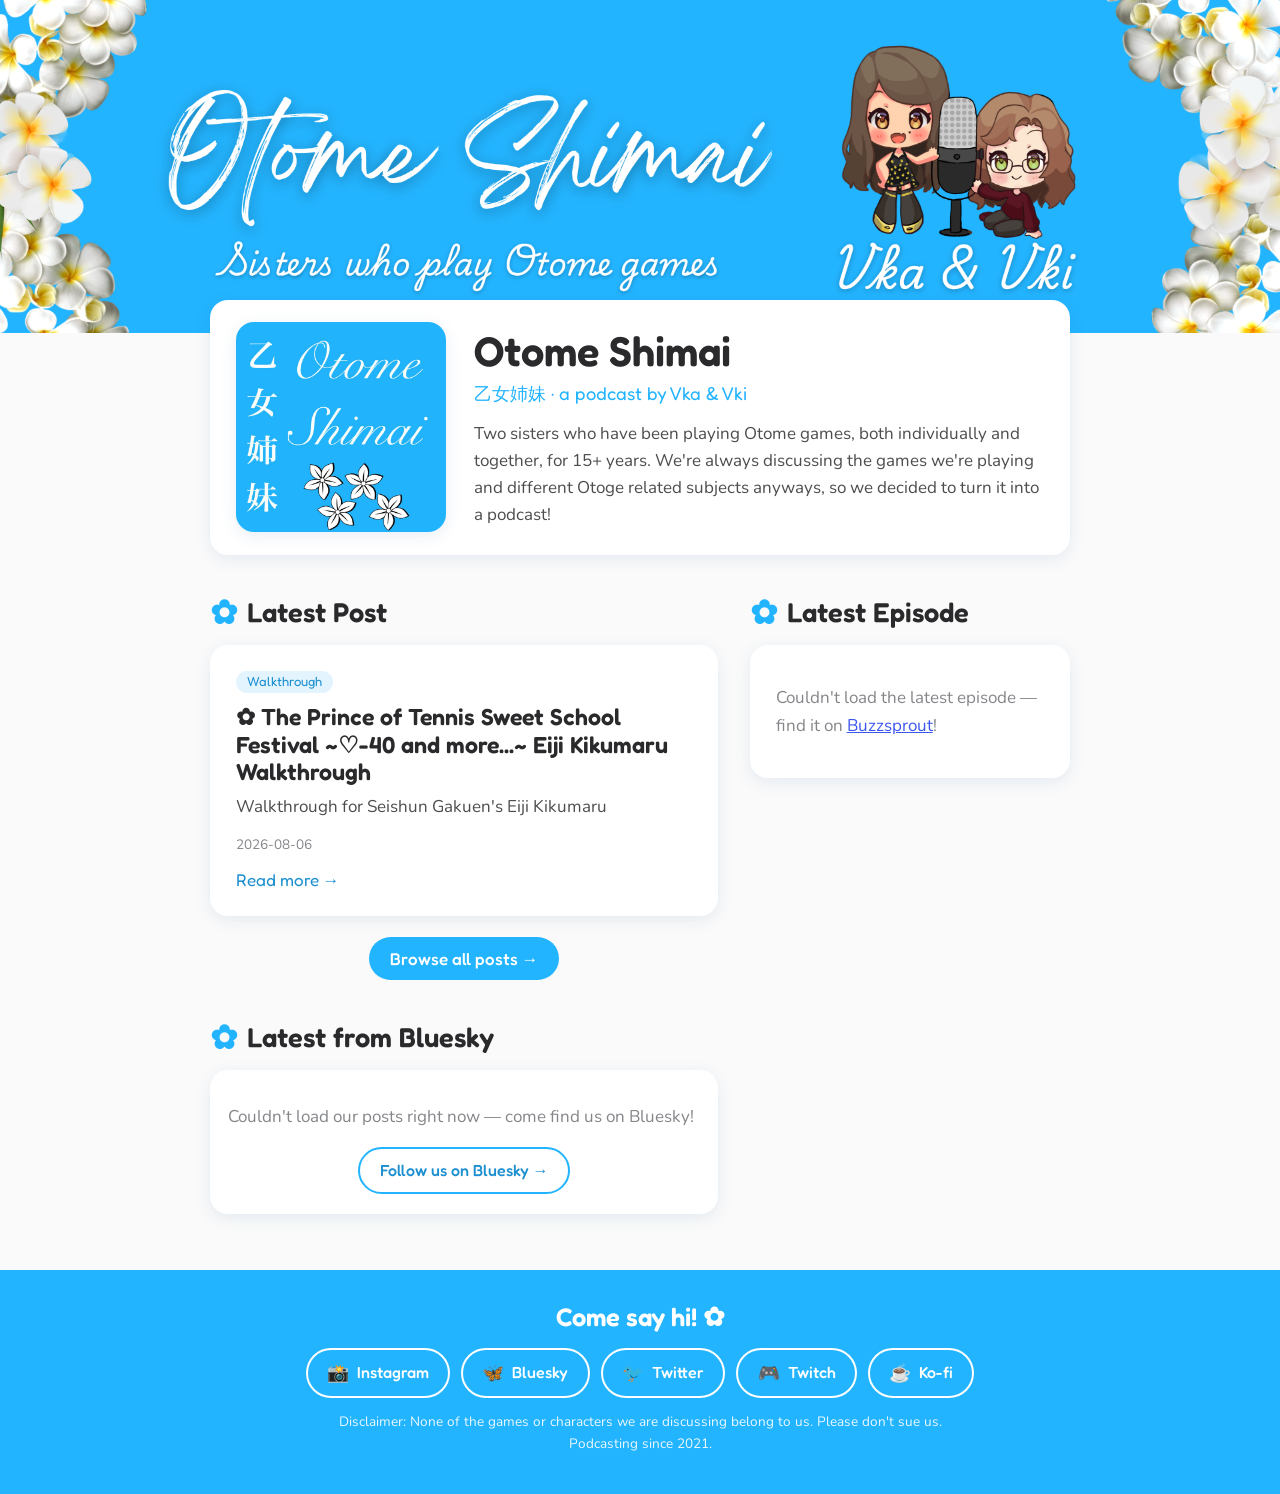
<file: index.html>
<!DOCTYPE html>
<html lang="en">
<head>
<meta charset="utf-8">
<meta name="viewport" content="width=device-width, initial-scale=1">
<title>Otome Shimai — Sisters Who Play Otome Games</title>
<meta name="description" content="Otome Shimai is a podcast by two sisters, Vka &amp; Vki, who have been playing otome games together for 15+ years. Episodes, game walkthroughs, and more.">
<link rel="icon" href="assets/icons/favicon.png">
<link rel="apple-touch-icon" href="assets/icons/icon-180.png">
<link rel="manifest" href="manifest.webmanifest">
<meta name="theme-color" content="#23b4ff">
<link rel="preconnect" href="https://fonts.googleapis.com">
<link rel="preconnect" href="https://fonts.gstatic.com" crossorigin>
<link href="https://fonts.googleapis.com/css2?family=Fredoka:wght@400;500;600&family=Nunito:ital,wght@0,400;0,600;0,700;1,400&display=swap" rel="stylesheet">
<link rel="stylesheet" href="shared.css">
<style>
  /* hero: the banner on its exact background blue (#23b4ff = --sky), so it blends
     edge-to-edge and the gutters beside the 1500px-capped image are invisible.
     There is no blue strip under it — the intro card cuts into the artwork itself,
     by the same 10% of the banner's height at every width.

     Keeping that constant takes some care, because the flowers run right down to the
     banner's bottom corners: only the middle of its bottom edge is clear of them —
     native x 193–1727, i.e. 79.9% of 1920. So the intro card is capped at 77% of the
     banner's width and centred, which keeps its top corners ~28px (native) clear of
     the flowers at any viewport, instead of the card having to drop away from the art.
     Above ~1117px the .wrap's own 860px is already inside that cap and nothing is
     inset; below it the card is narrower than the cards beneath it (289px vs 335px at
     375px wide).

     If the banner art changes, retune 3.84 (its aspect), 0.77 (the clear fraction of
     its bottom edge, with margin) and 0.1 (its clear bottom band, measured 12.6%). */
  :root {
    --banner-w: min(100vw, 1500px);
    --overlap: calc(var(--banner-w) / 3.84 * 0.1);
  }
  .hero {
    background: var(--sky);
    text-align: center;
  }
  .hero img.banner {
    display: block;
    width: 100%;
    max-width: 1500px;
    margin: 0 auto;
  }

  /* intro card cut into the bottom of the banner, held inside the clear middle of the
     banner's bottom edge so its top corners never land on the flowers */
  .intro {
    display: flex;
    gap: 1.8rem;
    align-items: center;
    max-width: calc(var(--banner-w) * 0.77);
    margin: calc(-1 * var(--overlap)) auto 0;
    position: relative;
  }
  .intro .cover {
    width: 210px;
    height: 210px;
    border-radius: var(--radius);
    box-shadow: var(--shadow);
    flex-shrink: 0;
  }
  .intro h1 {
    font-size: 2.6rem;
    margin: 0 0 0.2rem;
  }
  .intro .kanji {
    font-family: var(--font-display);
    color: var(--sky);
    font-size: 1.15rem;
    margin: 0 0 0.7rem;
  }
  .intro p.about { margin: 0; }

  @media (max-width: 640px) {
    /* --overlap needs no override: it already tracks the image height */
    .intro { flex-direction: column; text-align: center; }
    .intro .cover { width: 170px; height: 170px; }
    .intro h1 { font-size: 2rem; }
  }

  /* two columns: posts + social stacked on the left, episode player on the right.
     The left column is one grid item so it packs to the top — if the sidebar spanned
     two rows instead, its extra height would be pushed into the left column as a gap. */
  .columns {
    display: grid;
    grid-template-columns: minmax(0, 1fr) 320px;
    align-items: start;
    column-gap: 2rem;
  }
  /* placed explicitly rather than left to source order: the episode is first in
     the markup (so it leads in one column) but belongs on the right when there
     are two */
  .main-col { min-width: 0; grid-area: 1 / 1; }
  #sidebar { grid-area: 1 / 2; position: sticky; top: 1rem; }
  @media (max-width: 860px) {
    .columns { grid-template-columns: minmax(0, 1fr); }
    /* back to source order: episode, then post, then social */
    .main-col, #sidebar { grid-area: auto; }
    #sidebar { position: static; }
  }

  /* featured latest post */
  .featured-post { display: block; text-decoration: none; color: inherit; transition: transform 0.15s; }
  .featured-post:hover { transform: translateY(-3px); }
  .featured-post .type {
    display: inline-block;
    padding: 0.05rem 0.7rem;
    border-radius: 999px;
    background: var(--sky-soft);
    color: var(--sky-text);
    font-family: var(--font-display);
    font-size: 0.82rem;
    margin-bottom: 0.6rem;
    text-transform: capitalize;
  }
  .featured-post h3 { margin: 0 0 0.4rem; font-size: 1.45rem; }
  .featured-post p { margin: 0 0 0.6rem; }
  .featured-post .meta { font-size: 0.85rem; color: var(--muted); }
  .featured-post .tag { display: block; margin-top: 0.6rem; font-family: var(--font-display); color: var(--sky-text); }
  .more { text-align: center; margin-top: 1.3rem; }

  /* latest-episode card: art + title, transport, notes, links, listen-on */
  .ep-head { display: flex; gap: 0.9rem; align-items: center; margin-bottom: 1rem; }
  .ep-head img {
    width: 76px;
    height: 76px;
    flex: none;
    border-radius: 12px;
    box-shadow: var(--shadow);
  }
  .ep-num { font-family: var(--font-display); color: var(--sky-text); font-size: 0.85rem; }
  .ep-head h3 { margin: 0.1rem 0 0.15rem; font-size: 1.05rem; }
  .ep-head h3 a { color: inherit; text-decoration: none; }
  .ep-head h3 a:hover { color: var(--deep); }
  .ep-meta { font-size: 0.85rem; color: var(--muted); }
  .ep-notes {
    font-size: 0.88rem;
    color: var(--muted);
    border-top: 1px solid #ececee;
    padding-top: 0.8rem;
    margin: 0.9rem 0 1rem;
  }
  #episode-box audio { display: none; }
  #episode-box .btn { display: block; text-align: center; margin-bottom: 0.5rem; }
  #episode-box .archive { display: flex; justify-content: center; }
  .also { border-top: 1px solid #ececee; margin-top: 1rem; padding-top: 0.9rem; }
  .also .lbl { font-size: 0.8rem; color: var(--muted); text-align: center; margin-bottom: 0.5rem; }
  .also .pill-row { justify-content: center; gap: 0.4rem; }
  .also .pill { padding: 0.25rem 0.75rem; font-size: 0.85rem; }

  /* social feed */
  .feed-card { padding: 1rem 1.1rem; }
  .feed-foot { text-align: center; margin: 0.9rem 0 0.2rem; }
  /* clamped, not display:none — the probe iframe must keep layout so the
     timeline document inside it can lay itself out and report a real height */
  #x-embed { height: 0; overflow: hidden; }
  #x-embed.ready { height: auto; overflow: visible; }

  /* socials in footer */
  .social-row {
    display: flex;
    flex-wrap: wrap;
    gap: 0.7rem;
    justify-content: center;
    margin-top: 1rem;
  }
  .social-row .pill {
    border-color: #fff;
    background: transparent;
    color: #fff;
  }
  .social-row .pill:hover { background: #fff; color: var(--sky-text); }
</style>
</head>
<body>

<header class="hero">
  <img class="banner" src="assets/header.png" alt="Vka &amp; Vki — Sisters Who Play Otome Games">
</header>

<main class="wrap">

  <section class="intro card">
    <img class="cover" src="assets/cover.jpg" alt="Otome Shimai podcast artwork">
    <div>
      <h1>Otome Shimai</h1>
      <p class="kanji">乙女姉妹 · a podcast by Vka &amp; Vki</p>
      <p class="about">Two sisters who have been playing Otome games, both individually and
        together, for 15+ years. We're always discussing the games we're playing and different
        Otoge related subjects anyways, so we decided to turn it into a podcast!</p>
    </div>
  </section>

  <div class="columns">

    <!-- the episode comes first in the source so it leads on a phone; on a wide
         screen it is placed into the right-hand column instead -->
    <aside id="sidebar">
      <section id="latest-episode">
        <h2 class="section-title">Latest Episode</h2>
        <div id="episode-box" class="card"><p class="muted">Loading…</p></div>
      </section>
    </aside>

    <div class="main-col">

      <section id="latest-post">
        <h2 class="section-title">Latest Post</h2>
        <div id="featured-post" class="card"><p class="muted">Loading…</p></div>
        <p class="more"><a class="btn" href="blog/">Browse all posts →</a></p>
      </section>

      <section id="social">
        <h2 class="section-title" id="social-title">Latest from Bluesky</h2>
        <div class="card feed-card">
          <!-- X gets to try rendering here; the box stays collapsed until we can
               see that it actually worked, so nobody waits on a feed that won't come -->
          <div id="x-embed"></div>
          <div id="feed-box"><p class="muted">Loading…</p></div>
        </div>
      </section>

    </div>

  </div>

</main>

<footer class="site-footer">
  <h2 style="color:#fff; margin:0;">Come say hi! ✿</h2>
  <div class="social-row">
    <a class="pill" href="https://www.instagram.com/otomeshimai/" target="_blank" rel="noopener"><span class="emoji">📸</span>Instagram</a>
    <a class="pill" href="https://bsky.app/profile/otomeshimai.bsky.social" target="_blank" rel="noopener"><span class="emoji">🦋</span>Bluesky</a>
    <a class="pill" href="https://twitter.com/OtomeShimai" target="_blank" rel="noopener"><span class="emoji">🐦</span>Twitter</a>
    <a class="pill" href="https://www.twitch.tv/otomeshimai" target="_blank" rel="noopener"><span class="emoji">🎮</span>Twitch</a>
    <a class="pill" href="https://ko-fi.com/OtomeShimai" target="_blank" rel="noopener"><span class="emoji">☕</span>Ko-fi</a>
  </div>
  <p class="disclaimer">Disclaimer: None of the games or characters we are discussing belong to us.
    Please don't sue us. Podcasting since 2021.</p>
</footer>

<script>
// feeds.buzzsprout.com 301s here; going direct saves the redirect hop
const FEED_URL = "https://rss.buzzsprout.com/1752627.rss";
const SHOW_URL = "https://otomeshimai.buzzsprout.com/";
const BSKY_HANDLE = "otomeshimai.bsky.social";
const X_HANDLE = "OtomeShimai";
// X login cookies live on .x.com since the domain move, but old sessions on
// .twitter.com are still honored — so the timeline document is requested from
// each in turn, and the first host that answers with real posts wins.
const X_EMBED_HOSTS = ["https://syndication.x.com", "https://syndication.twitter.com"];
const X_EMBED_MAX_H = 650;    // maxHeight the timeline document is asked to fill
const X_EMBED_MIN_REAL = 520; // reported heights below this are the ~400px refusal card
const X_ATTEMPT_MS = 8000;    // per-host budget for the document to boot and report.
// Generous, and invisible either way: Bluesky is already on screen and the X
// box only appears on success.
// Open the page with ?xdebug to watch the probe work: the X box is left
// visible, the deadline is stretched, and every message the timeline document
// sends is logged to the console.
const X_DEBUG = new URLSearchParams(location.search).has("xdebug");

const PLAY_PATH = "M8 5v14l11-7z";
const PAUSE_PATH = "M7 5h3.5v14H7zm6.5 0H17v14h-3.5z";

function text(node, sel) {
  const el = node.querySelector(sel);
  return el ? el.textContent.trim() : "";
}

// namespaced tags need getElementsByTagName — this feed declares the itunes
// namespace as ...podcast-1.0.dtd, so namespace-aware lookups against the more
// common ...podcast-1.0/ URI come back empty
function itunes(item, name) {
  return item.getElementsByTagName("itunes:" + name)[0]?.textContent.trim() || "";
}

// space out the tags first, otherwise "</p><p>" glues the two words together
function stripHtml(html) {
  const div = document.createElement("div");
  div.innerHTML = String(html).replace(/</g, " <");
  return div.textContent.replace(/\s+/g, " ").trim();
}

function truncate(str, max) {
  if (str.length <= max) return str;
  const cut = str.slice(0, max);
  const space = cut.lastIndexOf(" ");
  return (space > max / 3 ? cut.slice(0, space) : cut).replace(/[\s.,;:—–-]+$/, "") + "…";
}

function fmtDate(str) {
  const d = new Date(str);
  return isNaN(d) ? "" : d.toLocaleDateString(undefined, { year: "numeric", month: "short", day: "numeric" });
}

function fmtDuration(str) {
  const secs = parseInt(str, 10);
  if (isNaN(secs)) return str;
  const h = Math.floor(secs / 3600), m = Math.floor((secs % 3600) / 60);
  return h ? `${h}h ${m}m` : `${m} min`;
}

function fmtTime(secs) {
  if (!isFinite(secs) || secs < 0) return "--:--";
  const s = Math.floor(secs % 60), m = Math.floor(secs / 60) % 60, h = Math.floor(secs / 3600);
  const mm = h ? String(m).padStart(2, "0") : String(m);
  return (h ? h + ":" : "") + mm + ":" + String(s).padStart(2, "0");
}

function relTime(iso) {
  const then = new Date(iso);
  if (isNaN(then)) return "";
  const secs = Math.max(0, (Date.now() - then) / 1000);
  if (secs < 3600) return Math.max(1, Math.floor(secs / 60)) + "m";
  if (secs < 86400) return Math.floor(secs / 3600) + "h";
  if (secs < 604800) return Math.floor(secs / 86400) + "d";
  return then.toLocaleDateString(undefined, { month: "short", day: "numeric" });
}

// wire the custom transport up to the (hidden) audio element
function setupPlayer(box, totalSeconds) {
  const audio = box.querySelector("audio");
  const btn = box.querySelector(".play");
  const icon = btn.querySelector("path");
  const track = box.querySelector(".scrub");
  const fill = track.querySelector("div");
  const elapsed = box.querySelector(".t-elapsed");
  const total = box.querySelector(".t-total");
  let pendingSeek = null;

  const duration = () => (isFinite(audio.duration) && audio.duration > 0 ? audio.duration : totalSeconds);

  function paint() {
    const d = duration();
    const pct = d ? Math.min(100, (audio.currentTime / d) * 100) : 0;
    fill.style.width = pct + "%";
    elapsed.textContent = fmtTime(audio.currentTime);
    track.setAttribute("aria-valuenow", Math.round(pct));
    track.setAttribute("aria-valuetext", fmtTime(audio.currentTime) + " of " + fmtTime(d));
  }

  function seekTo(fraction) {
    const clamped = Math.min(1, Math.max(0, fraction));
    // with preload="none" the metadata isn't there yet, so remember the target
    if (isFinite(audio.duration) && audio.duration > 0) {
      audio.currentTime = clamped * audio.duration;
    } else {
      pendingSeek = clamped;
      audio.load();
    }
  }

  btn.addEventListener("click", () => {
    if (audio.paused) audio.play().catch(() => {}); else audio.pause();
  });
  audio.addEventListener("play", () => {
    btn.dataset.state = "playing";
    btn.setAttribute("aria-label", "Pause episode");
    icon.setAttribute("d", PAUSE_PATH);
  });
  audio.addEventListener("pause", () => {
    btn.dataset.state = "paused";
    btn.setAttribute("aria-label", "Play episode");
    icon.setAttribute("d", PLAY_PATH);
  });
  audio.addEventListener("timeupdate", paint);
  audio.addEventListener("loadedmetadata", () => {
    total.textContent = fmtTime(audio.duration);
    if (pendingSeek !== null) {
      audio.currentTime = pendingSeek * audio.duration;
      pendingSeek = null;
    }
    paint();
  });

  track.addEventListener("click", (ev) => {
    const rect = track.getBoundingClientRect();
    seekTo((ev.clientX - rect.left) / rect.width);
  });
  track.addEventListener("keydown", (ev) => {
    const d = duration();
    if (!d) return;
    if (ev.key === "ArrowRight") seekTo((audio.currentTime + 15) / d);
    else if (ev.key === "ArrowLeft") seekTo((audio.currentTime - 15) / d);
    else return;
    ev.preventDefault();
  });

  total.textContent = fmtTime(totalSeconds);
  paint();
}

async function loadLatestEpisode() {
  const box = document.getElementById("episode-box");
  try {
    const res = await fetch(FEED_URL);
    if (!res.ok) throw new Error("HTTP " + res.status);
    const xml = new DOMParser().parseFromString(await res.text(), "text/xml");
    const item = xml.querySelector("item");
    if (!item) throw new Error("no items");

    // titles already read "Episode 47: ..." so drop the prefix — the number
    // is shown separately above the title
    const number = itunes(item, "episode");
    const title = text(item, "title").replace(/^\s*Episode\s+\d+\s*[:\-–—]\s*/i, "");
    const date = fmtDate(text(item, "pubDate"));
    const seconds = parseInt(itunes(item, "duration"), 10) || 0;
    const duration = fmtDuration(itunes(item, "duration"));
    const audio = item.querySelector("enclosure")?.getAttribute("url") || "";
    // buzzsprout injects a "Send us Fan Mail" link at the head of every description
    const notes = truncate(
      stripHtml(text(item, "description")).replace(/^\s*Send us (?:Fan Mail|a text)\s*/i, ""),
      180
    );
    // the feed has no <link> element — build the episode page URL from the
    // enclosure's slug (or the numeric guid as fallback)
    const slug = (audio.match(/\/episodes\/([^/?#]+?)\.mp3/) || [])[1]
      || (text(item, "guid").match(/\d+/) || [])[0];
    const link = slug
      ? "https://otomeshimai.buzzsprout.com/1752627/episodes/" + slug
      : SHOW_URL;

    box.innerHTML = `
      <div class="ep-head">
        <img src="assets/cover.jpg" alt="">
        <div>
          <div class="ep-num"></div>
          <h3><a href="${link}" target="_blank" rel="noopener"></a></h3>
          <div class="ep-meta"><span class="ep-date"></span> · <span class="ep-dur"></span></div>
        </div>
      </div>

      <div class="transport">
        <button class="play" type="button" data-state="paused" aria-label="Play episode">
          <svg viewBox="0 0 24 24" aria-hidden="true"><path d="${PLAY_PATH}"/></svg>
        </button>
        <div style="flex:1">
          <div class="scrub" role="slider" tabindex="0" aria-label="Seek within episode"
               aria-valuemin="0" aria-valuemax="100" aria-valuenow="0"><div></div></div>
          <div class="times"><span class="t-elapsed">0:00</span><span class="t-total">--:--</span></div>
        </div>
      </div>

      <audio preload="none" src="${audio}"></audio>
      <p class="ep-notes"></p>

      <a class="btn" href="${link}" target="_blank" rel="noopener">Episode page →</a>
      <a class="pill archive" href="${SHOW_URL}" target="_blank" rel="noopener">All episodes on Buzzsprout</a>

      <div class="also">
        <div class="lbl">Also listen on</div>
        <div class="pill-row">
          <a class="pill" href="https://open.spotify.com/show/3LKLykojEvepBNo7Zlyr3P" target="_blank" rel="noopener">Spotify</a>
          <a class="pill" href="https://podcasts.apple.com/podcast/id1562576543" target="_blank" rel="noopener">Apple</a>
          <a class="pill" href="https://www.youtube.com/channel/UCNLa1lq5IwqyrKC8jRm7GIQ" target="_blank" rel="noopener">YouTube</a>
          <a class="pill" href="https://music.amazon.com/podcasts/946c6a86-d8b7-477e-99b6-6a9c7ac78339" target="_blank" rel="noopener">Amazon</a>
          <a class="pill" href="${FEED_URL}" target="_blank" rel="noopener">RSS</a>
        </div>
      </div>`;

    // feed-supplied strings go in as text, never markup
    const numBox = box.querySelector(".ep-num");
    if (number) numBox.textContent = "Episode " + number; else numBox.remove();
    box.querySelector("h3 a").textContent = title;
    box.querySelector(".ep-date").textContent = date;
    box.querySelector(".ep-dur").textContent = duration;
    if (notes) box.querySelector(".ep-notes").textContent = notes;
    else box.querySelector(".ep-notes").remove();

    setupPlayer(box, seconds);
  } catch (err) {
    box.innerHTML = `<p class="muted">Couldn't load the latest episode — find it on
      <a href="${SHOW_URL}" target="_blank" rel="noopener">Buzzsprout</a>!</p>`;
  }
}

async function loadFeaturedPost() {
  const box = document.getElementById("featured-post");
  try {
    const posts = await (await fetch("blog/posts.json")).json();
    posts.sort((a, b) => (b.date || "").localeCompare(a.date || ""));
    const p = posts[0];
    if (!p) throw new Error("no posts");
    const a = document.createElement("a");
    a.className = "featured-post";
    a.href = `blog/view.html?post=${encodeURIComponent(p.slug)}`;
    a.innerHTML = `<span class="type"></span><h3></h3><p></p><span class="meta"></span><span class="tag">Read more →</span>`;
    a.querySelector(".type").textContent = p.type || "post";
    a.querySelector("h3").textContent = "✿ " + p.title;
    a.querySelector("p").textContent = p.summary;
    a.querySelector(".meta").textContent = p.date || "";
    box.innerHTML = "";
    box.appendChild(a);
  } catch (err) {
    box.innerHTML = `<p class="muted">No posts yet — check the <a href="blog/">blog</a> soon!</p>`;
  }
}

async function loadBlueskyFeed() {
  const box = document.getElementById("feed-box");
  const profile = "https://bsky.app/profile/" + BSKY_HANDLE;
  const follow = `<p class="feed-foot"><a class="pill" href="${profile}" target="_blank" rel="noopener">Follow us on Bluesky →</a></p>`;
  try {
    const url = "https://public.api.bsky.app/xrpc/app.bsky.feed.getAuthorFeed"
      + `?actor=${encodeURIComponent(BSKY_HANDLE)}&limit=20&filter=posts_no_replies`;
    const res = await fetch(url);
    if (!res.ok) throw new Error("HTTP " + res.status);
    const data = await res.json();

    // the author feed mixes in reposts of other accounts — reason is set on those
    const posts = (data.feed || [])
      .filter((entry) => !entry.reason && entry.post?.author?.handle === BSKY_HANDLE)
      .slice(0, 5);
    if (!posts.length) throw new Error("no posts");

    box.innerHTML = "";
    for (const entry of posts) {
      const post = entry.post;
      const rkey = post.uri.split("/").pop();
      const row = document.createElement("div");
      row.className = "feed-post";
      row.innerHTML = `
        <img class="avatar" src="${post.author.avatar || "assets/cover.jpg"}" alt="" loading="lazy">
        <div>
          <div class="head"><b></b> <span class="who"></span></div>
          <a class="body" href="https://bsky.app/profile/${encodeURIComponent(post.author.handle)}/post/${encodeURIComponent(rkey)}" target="_blank" rel="noopener"></a>
        </div>`;
      row.querySelector("b").textContent = post.author.displayName || post.author.handle;
      row.querySelector(".who").textContent = "@" + post.author.handle + " · " + relTime(post.record?.createdAt);
      row.querySelector(".body").textContent = post.record?.text || "";
      box.appendChild(row);
    }
    box.insertAdjacentHTML("beforeend", follow);
  } catch (err) {
    box.innerHTML = `<p class="muted">Couldn't load our posts right now — come find us on Bluesky!</p>` + follow;
  }
}

// A page cannot ask whether a visitor is signed in to X — that's cross-origin and
// there is no API for it. What it can do is load X's own timeline document (the
// same one widgets.js puts in its iframe) and let the server answer: the document
// is rendered server-side from whatever X cookies arrive with the request, so
// signed-in visitors get their posts and everyone else gets the empty
// "Nothing to see here" card. widgets.js itself is skipped on purpose — it is
// hardwired to syndication.twitter.com, and since X moved logins to x.com most
// signed-in visitors only carry .x.com cookies, which never reach a twitter.com
// host. Loading the document straight from syndication.x.com sends the cookies
// that actually exist. (syndication.twitter.com is tried second for anyone
// still holding an old twitter.com session.)
//
// The document tells us how it went: it speaks JSON-RPC to its parent window
// (initialized → results → rendered → resize), and the height in the resize
// message classifies the outcome. The empty refusal card measures ~400px at
// the probe width, while a timeline with actual posts fills its maxHeight cap
// (X_EMBED_MAX_H) — so a report at or above X_EMBED_MIN_REAL means real posts.
function probeXTimeline(host, embedHost, embedId) {
  return new Promise((resolve) => {
    const frame = document.createElement("iframe");
    frame.title = "X timeline";
    // fixed probe width so the empty card's measured height is predictable;
    // switched to the column width only after the probe succeeds
    frame.style.cssText = "display:block;width:520px;height:0;border:0;";
    frame.src = embedHost + "/srv/timeline-profile/screen-name/" + encodeURIComponent(X_HANDLE)
      + "?embedId=" + embedId
      + "&lang=en&maxHeight=" + X_EMBED_MAX_H + "px&showHeader=true&hideBorder=true"
      + "&origin=" + encodeURIComponent(location.origin);

    let deadline;
    const done = (ok) => {
      clearTimeout(deadline);
      removeEventListener("message", onMsg);
      if (!ok) frame.remove();
      resolve(ok ? frame : null);
    };
    const onMsg = (e) => {
      if (e.origin !== embedHost || e.source !== frame.contentWindow) return;
      const rpc = e.data && e.data["twttr.embed"];
      if (!rpc || rpc.id !== embedId) return;
      if (X_DEBUG) console.log("[x-probe]", embedHost, rpc.method, JSON.stringify(rpc.params?.[0]).slice(0, 120));
      if (rpc.method !== "twttr.private.resize") return;
      done((rpc.params?.[0]?.height || 0) >= X_EMBED_MIN_REAL);
    };

    addEventListener("message", onMsg);
    host.appendChild(frame);
    deadline = setTimeout(() => done(false), X_DEBUG ? 60000 : X_ATTEMPT_MS);
  });
}

// Bluesky is rendered first and stays unless X proves it can do better, so the
// section always has something in it and nobody stares at a spinner.
async function preferXFeed() {
  const host = document.getElementById("x-embed");
  if (X_DEBUG) host.style.height = "auto";
  for (const [i, embedHost] of X_EMBED_HOSTS.entries()) {
    const frame = await probeXTimeline(host, embedHost, "x-probe-" + i);
    if (!frame) continue;
    frame.style.width = "100%";
    frame.style.height = X_EMBED_MAX_H + "px";
    // the document re-reports its height when the width changes; track it
    addEventListener("message", (e) => {
      if (e.origin !== embedHost || e.source !== frame.contentWindow) return;
      const rpc = e.data && e.data["twttr.embed"];
      if (rpc && rpc.method === "twttr.private.resize" && rpc.params?.[0]?.height)
        frame.style.height = rpc.params[0].height + "px";
    });
    host.classList.add("ready");
    host.insertAdjacentHTML("beforeend",
      `<p class="feed-foot"><a class="pill" href="https://twitter.com/${X_HANDLE}" target="_blank" rel="noopener">Follow us on X →</a></p>`);
    document.getElementById("feed-box").remove();
    document.getElementById("social-title").textContent = "Latest from X";
    return;
  }
  if (X_DEBUG) { console.log("[x-probe] gave up — keeping Bluesky"); return; }
  host.remove();
}

loadLatestEpisode();
loadFeaturedPost();
loadBlueskyFeed();
preferXFeed();

if ("serviceWorker" in navigator && location.protocol === "https:") {
  navigator.serviceWorker.register("sw.js");
}
</script>
</body>
</html>
</file>
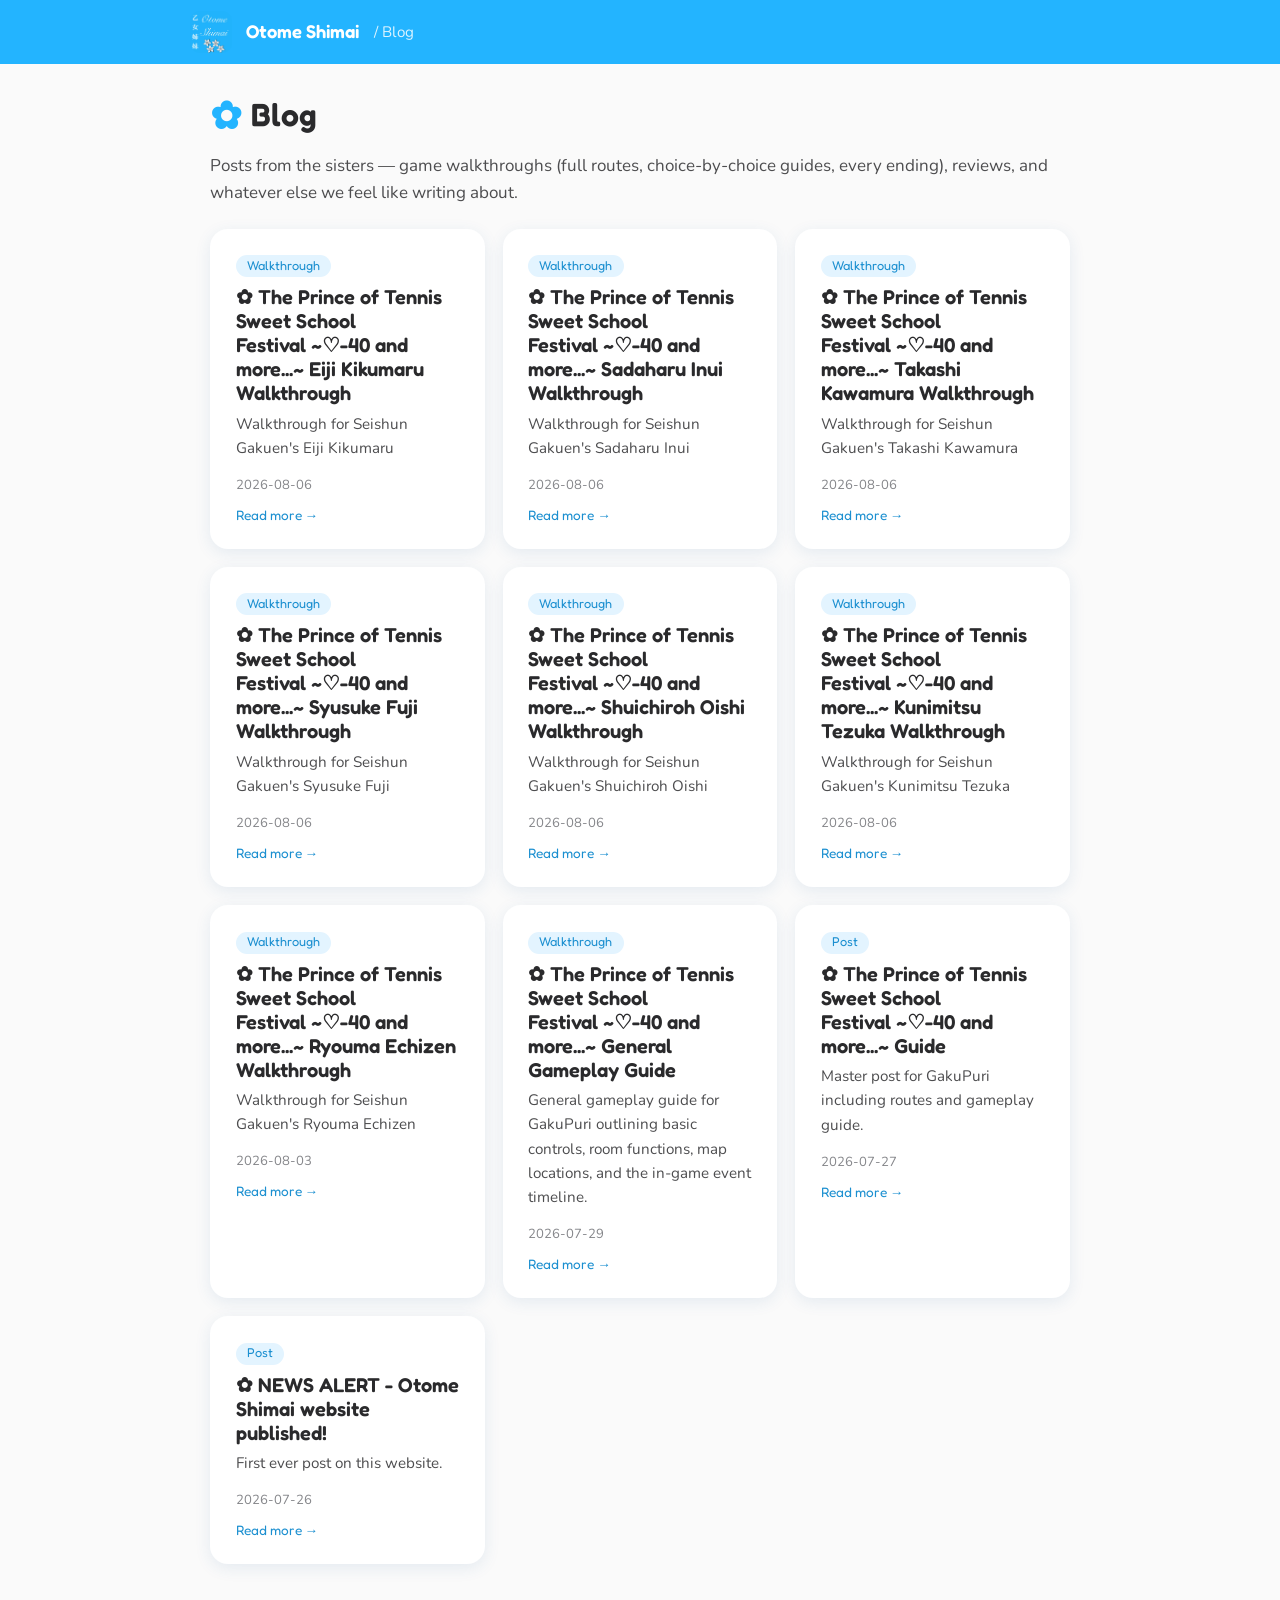
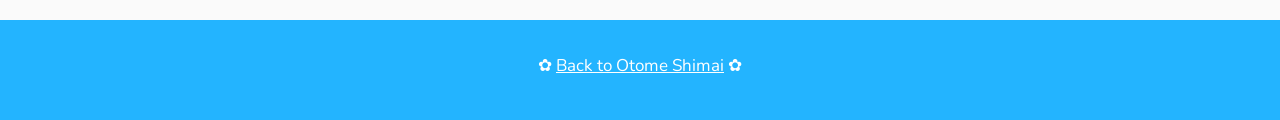
<file: blog/index.html>
<!DOCTYPE html>
<html lang="en">
<head>
<meta charset="utf-8">
<meta name="viewport" content="width=device-width, initial-scale=1">
<title>Blog — Otome Shimai</title>
<meta name="description" content="Posts and game walkthroughs from the Otome Shimai podcast — routes, choices, endings, and more.">
<link rel="icon" href="../assets/icons/favicon.png">
<meta name="theme-color" content="#23b4ff">
<link rel="preconnect" href="https://fonts.googleapis.com">
<link rel="preconnect" href="https://fonts.gstatic.com" crossorigin>
<link href="https://fonts.googleapis.com/css2?family=Fredoka:wght@400;500;600&family=Nunito:ital,wght@0,400;0,600;0,700;1,400&display=swap" rel="stylesheet">
<link rel="stylesheet" href="../shared.css">
<style>
  .grid {
    display: grid;
    grid-template-columns: repeat(auto-fill, minmax(260px, 1fr));
    gap: 1.1rem;
    margin-top: 1.4rem;
  }
  .post-card {
    display: block;
    text-decoration: none;
    color: inherit;
    transition: transform 0.15s;
  }
  .post-card:hover { transform: translateY(-3px); }
  .post-card h2 { margin: 0 0 0.4rem; font-size: 1.25rem; }
  .post-card p { margin: 0 0 0.6rem; font-size: 0.95rem; }
  .post-card .meta { font-size: 0.82rem; color: var(--muted); }
  .post-card .type {
    display: inline-block;
    padding: 0.05rem 0.7rem;
    border-radius: 999px;
    background: var(--sky-soft);
    color: var(--sky-text);
    font-family: var(--font-display);
    font-size: 0.8rem;
    margin-bottom: 0.5rem;
    text-transform: capitalize;
  }
  .post-card .tag {
    display: block;
    margin-top: 0.5rem;
    font-size: 0.85rem;
    color: var(--sky-text);
    font-family: var(--font-display);
  }
</style>
</head>
<body>

<nav class="mini-nav">
  <div class="inner">
    <a href="../"><img src="../assets/cover.jpg" alt="Otome Shimai"></a>
    <a class="home" href="../">Otome Shimai</a>
    <span class="crumb">/ Blog</span>
  </div>
</nav>

<main class="wrap">
  <h1 class="section-title" style="font-size:2rem; margin-top:2rem;">Blog</h1>
  <p>Posts from the sisters — game walkthroughs (full routes, choice-by-choice guides,
    every ending), reviews, and whatever else we feel like writing about.</p>
  <div id="grid" class="grid"><p class="muted">Loading…</p></div>
</main>

<footer class="site-footer">
  <p style="margin:0;">✿ <a href="../">Back to Otome Shimai</a> ✿</p>
</footer>

<script>
(async () => {
  const grid = document.getElementById("grid");
  try {
    const posts = await (await fetch("posts.json")).json();
    posts.sort((a, b) => (b.date || "").localeCompare(a.date || ""));
    grid.innerHTML = "";
    if (!posts.length) {
      grid.innerHTML = '<p class="muted">No posts yet — check back soon!</p>';
      return;
    }
    for (const p of posts) {
      const a = document.createElement("a");
      a.className = "post-card card";
      a.href = `view.html?post=${encodeURIComponent(p.slug)}`;
      a.innerHTML = `<span class="type"></span><h2></h2><p></p><span class="meta"></span><span class="tag">Read more →</span>`;
      a.querySelector(".type").textContent = p.type || "post";
      a.querySelector("h2").textContent = "✿ " + p.title;
      a.querySelector("p").textContent = p.summary;
      a.querySelector(".meta").textContent = p.date || "";
      grid.appendChild(a);
    }
  } catch (err) {
    grid.innerHTML = '<p class="muted">Couldn\'t load the post list.</p>';
  }
})();
</script>
</body>
</html>
</file>
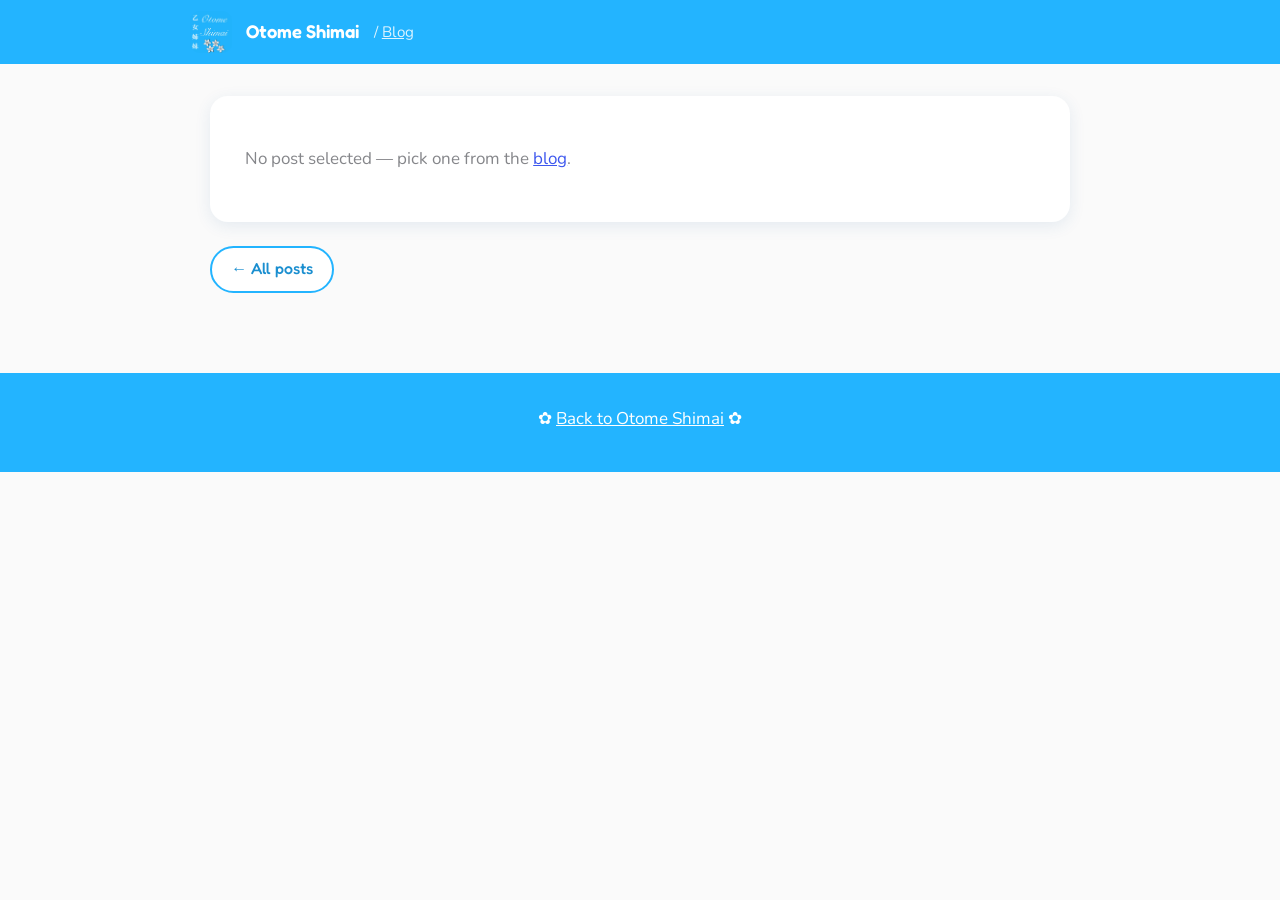
<file: blog/view.html>
<!DOCTYPE html>
<html lang="en">
<head>
<meta charset="utf-8">
<meta name="viewport" content="width=device-width, initial-scale=1">
<title>Walkthrough — Otome Shimai</title>
<link rel="icon" href="../assets/icons/favicon.png">
<meta name="theme-color" content="#23b4ff">
<link rel="preconnect" href="https://fonts.googleapis.com">
<link rel="preconnect" href="https://fonts.gstatic.com" crossorigin>
<link href="https://fonts.googleapis.com/css2?family=Fredoka:wght@400;500;600&family=Nunito:ital,wght@0,400;0,600;0,700;1,400&display=swap" rel="stylesheet">
<link rel="stylesheet" href="../shared.css">
<style>
  article.card { margin-top: 2rem; padding: 2rem 2.2rem; }
  article h1 { font-size: 2rem; margin-top: 0; }
  article h2 {
    font-size: 1.4rem;
    margin-top: 2rem;
    padding-bottom: 0.3rem;
    border-bottom: 2px solid var(--sky-soft);
  }
  article h2::before { content: "✿ "; color: var(--sky); }
  article h3 { font-size: 1.15rem; margin-top: 1.5rem; }
  article code {
    background: var(--sky-soft);
    border-radius: 6px;
    padding: 0.1em 0.4em;
    font-size: 0.9em;
  }
  article pre {
    background: var(--sky-soft);
    border-radius: 12px;
    padding: 1rem 1.2rem;
    overflow-x: auto;
  }
  article pre code { background: none; padding: 0; }
  article blockquote {
    margin: 1rem 0;
    padding: 0.6rem 1.2rem;
    border-left: 4px solid var(--sky);
    background: var(--sky-soft);
    border-radius: 0 12px 12px 0;
  }
  article blockquote p { margin: 0.3rem 0; }
  article table { border-collapse: collapse; width: 100%; margin: 1rem 0; display: block; overflow-x: auto; }
  article th, article td { border: 1px solid #d8ecfa; padding: 0.45rem 0.8rem; text-align: left; }
  article th { background: var(--sky-soft); font-family: var(--font-display); font-weight: 500; }
  article img { max-width: 100%; border-radius: 12px; }
  /* a screenshot on its own line renders as a figure — see md.js */
  article figure { margin: 1.6rem 0; text-align: center; }
  article figure img { box-shadow: var(--shadow); }
  article figcaption {
    font-size: 0.85rem;
    color: var(--muted);
    font-style: italic;
    margin-top: 0.5rem;
  }
  article hr { border: none; border-top: 2px dashed var(--sky-soft); margin: 2rem 0; }
  article h5 { font-size: 1.02rem; margin-top: 1.2rem; }
  article h6 { font-size: 0.95rem; margin-top: 1.2rem; color: var(--muted); }
  /* task-list items render as real (disabled) checkboxes — see md.js */
  article li.task-list-item { list-style: none; margin-left: -1.35em; }
  article li.task-list-item input { margin-right: 0.4em; accent-color: var(--sky); }
  article kbd {
    background: var(--sky-soft);
    border: 1px solid #d8ecfa;
    border-bottom-width: 2px;
    border-radius: 6px;
    padding: 0.05em 0.4em;
    font-size: 0.85em;
  }
  article .footnotes { font-size: 0.88rem; color: var(--muted); }
  article .footnotes hr { margin: 2.5rem 0 0.8rem; }
  .backlink { margin: 1.5rem 0; display: inline-block; }
  @media (max-width: 640px) { article.card { padding: 1.4rem 1.2rem; } }
</style>
</head>
<body>

<nav class="mini-nav">
  <div class="inner">
    <a href="../"><img src="../assets/cover.jpg" alt="Otome Shimai"></a>
    <a class="home" href="../">Otome Shimai</a>
    <span class="crumb">/ <a href="./" style="color:rgba(255,255,255,.85)">Blog</a></span>
  </div>
</nav>

<main class="wrap">
  <article id="content" class="card">
    <p class="muted">Loading post…</p>
  </article>
  <a class="backlink pill" href="./">← All posts</a>
</main>

<footer class="site-footer">
  <p style="margin:0;">✿ <a href="../">Back to Otome Shimai</a> ✿</p>
</footer>

<script src="../md.js?v=4"></script>
<script>
(async () => {
  const box = document.getElementById("content");
  const params = new URLSearchParams(location.search);
  const slug = params.get("post") || params.get("game"); // "game" kept for old links
  if (!slug || !/^[\w-]+$/.test(slug)) {
    box.innerHTML = '<p class="muted">No post selected — pick one from the <a href="./">blog</a>.</p>';
    return;
  }
  try {
    const [mdRes, posts] = await Promise.all([
      fetch(slug + ".md"),
      fetch("posts.json").then(r => r.json()).catch(() => []),
    ]);
    if (!mdRes.ok) throw new Error("HTTP " + mdRes.status);
    const meta = posts.find(p => p.slug === slug);
    if (meta) document.title = meta.title + " — Otome Shimai";
    box.innerHTML = mdToHtml(await mdRes.text());
  } catch (err) {
    box.innerHTML = '<p class="muted">Couldn\'t find that post — try the <a href="./">blog</a>.</p>';
  }
})();
</script>
</body>
</html>
</file>
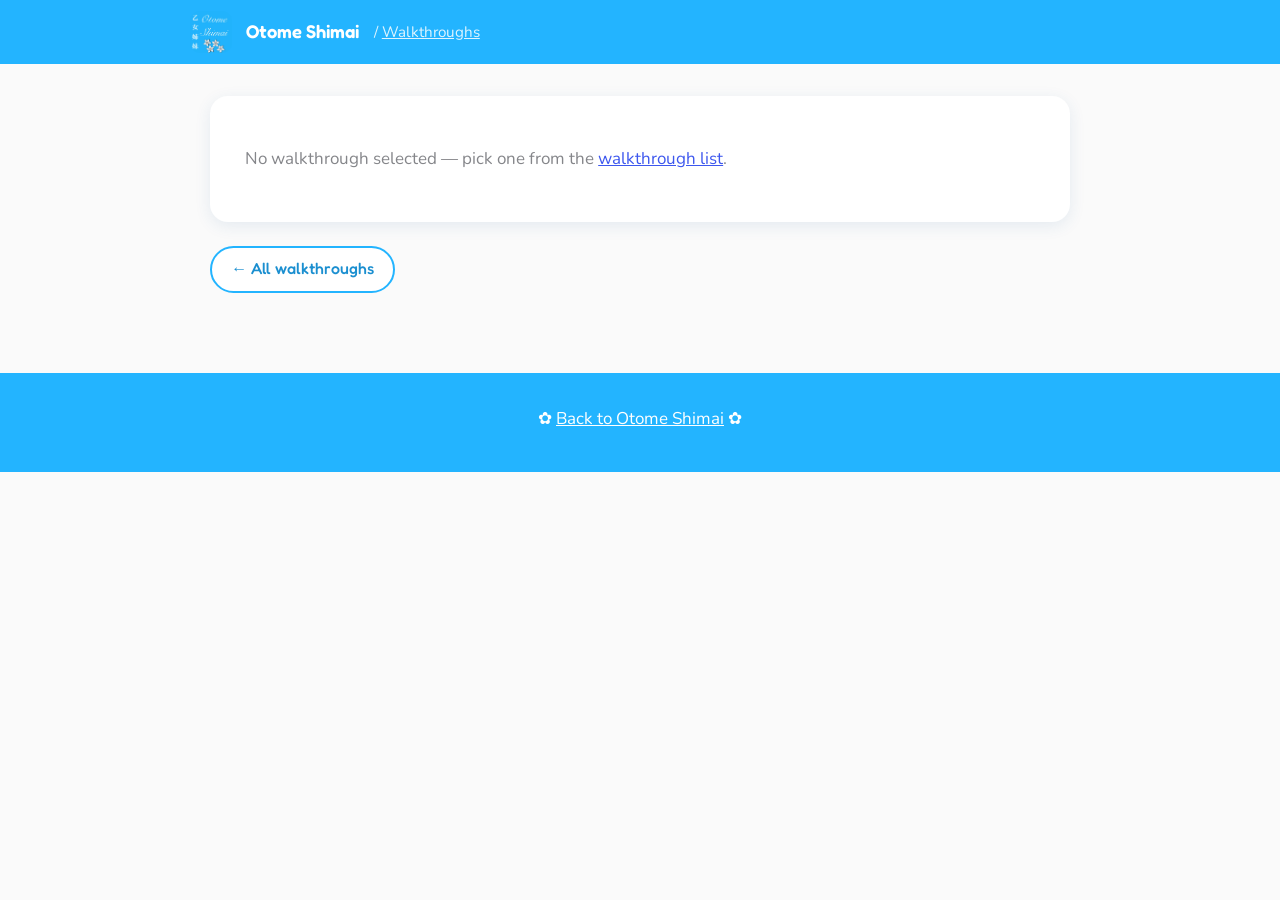
<file: walkthroughs/view.html>
<!DOCTYPE html>
<html lang="en">
<head>
<meta charset="utf-8">
<meta name="viewport" content="width=device-width, initial-scale=1">
<title>Walkthrough — Otome Shimai</title>
<link rel="icon" href="../assets/icons/favicon.png">
<meta name="theme-color" content="#23b4ff">
<link rel="preconnect" href="https://fonts.googleapis.com">
<link rel="preconnect" href="https://fonts.gstatic.com" crossorigin>
<link href="https://fonts.googleapis.com/css2?family=Fredoka:wght@400;500;600&family=Nunito:ital,wght@0,400;0,600;0,700;1,400&display=swap" rel="stylesheet">
<link rel="stylesheet" href="../shared.css">
<style>
  article.card { margin-top: 2rem; padding: 2rem 2.2rem; }
  article h1 { font-size: 2rem; margin-top: 0; }
  article h2 {
    font-size: 1.4rem;
    margin-top: 2rem;
    padding-bottom: 0.3rem;
    border-bottom: 2px solid var(--sky-soft);
  }
  article h2::before { content: "✿ "; color: var(--sky); }
  article h3 { font-size: 1.15rem; margin-top: 1.5rem; }
  article code {
    background: var(--sky-soft);
    border-radius: 6px;
    padding: 0.1em 0.4em;
    font-size: 0.9em;
  }
  article pre {
    background: var(--sky-soft);
    border-radius: 12px;
    padding: 1rem 1.2rem;
    overflow-x: auto;
  }
  article pre code { background: none; padding: 0; }
  article blockquote {
    margin: 1rem 0;
    padding: 0.6rem 1.2rem;
    border-left: 4px solid var(--sky);
    background: var(--sky-soft);
    border-radius: 0 12px 12px 0;
  }
  article blockquote p { margin: 0.3rem 0; }
  article table { border-collapse: collapse; width: 100%; margin: 1rem 0; display: block; overflow-x: auto; }
  article th, article td { border: 1px solid #d8ecfa; padding: 0.45rem 0.8rem; text-align: left; }
  article th { background: var(--sky-soft); font-family: var(--font-display); font-weight: 500; }
  article img { max-width: 100%; border-radius: 12px; }
  article hr { border: none; border-top: 2px dashed var(--sky-soft); margin: 2rem 0; }
  .backlink { margin: 1.5rem 0; display: inline-block; }
  @media (max-width: 640px) { article.card { padding: 1.4rem 1.2rem; } }
</style>
</head>
<body>

<nav class="mini-nav">
  <div class="inner">
    <a href="../"><img src="../assets/cover.jpg" alt="Otome Shimai"></a>
    <a class="home" href="../">Otome Shimai</a>
    <span class="crumb">/ <a href="./" style="color:rgba(255,255,255,.85)">Walkthroughs</a></span>
  </div>
</nav>

<main class="wrap">
  <article id="content" class="card">
    <p class="muted">Loading walkthrough…</p>
  </article>
  <a class="backlink pill" href="./">← All walkthroughs</a>
</main>

<footer class="site-footer">
  <p style="margin:0;">✿ <a href="../">Back to Otome Shimai</a> ✿</p>
</footer>

<script src="../md.js?v=2"></script>
<script>
(async () => {
  const box = document.getElementById("content");
  const slug = new URLSearchParams(location.search).get("game");
  if (!slug || !/^[\w-]+$/.test(slug)) {
    box.innerHTML = '<p class="muted">No walkthrough selected — pick one from the <a href="./">walkthrough list</a>.</p>';
    return;
  }
  try {
    const [mdRes, games] = await Promise.all([
      fetch(slug + ".md"),
      fetch("games.json").then(r => r.json()).catch(() => []),
    ]);
    if (!mdRes.ok) throw new Error("HTTP " + mdRes.status);
    const meta = games.find(g => g.slug === slug);
    if (meta) document.title = meta.title + " Walkthrough — Otome Shimai";
    box.innerHTML = mdToHtml(await mdRes.text());
  } catch (err) {
    box.innerHTML = '<p class="muted">Couldn\'t find that walkthrough — try the <a href="./">walkthrough list</a>.</p>';
  }
})();
</script>
</body>
</html>
</file>
<file: shared.css>
/* Otome Shimai — shared theme
   Colors sampled from the Buzzsprout page + artwork:
   sky #23B4FF (banner/cover bg), deep #3D57EE, page #FAFAFA */

:root {
  --sky: #23b4ff;
  --sky-soft: #e3f4ff;
  --sky-text: #1b8fd0; /* sky darkened enough to read as text on white */
  --deep: #3d57ee;
  --bg: #fafafa;
  --card: #ffffff;
  --text: #4d4d4f;
  --muted: #85868a;
  --gold: #ffd45e;
  --radius: 18px;
  --shadow: 0 4px 16px rgba(35, 100, 160, 0.10);
  --font-display: "Fredoka", "Nunito", sans-serif;
  --font-body: "Nunito", sans-serif;
}

* { box-sizing: border-box; }

html { scroll-behavior: smooth; }

body {
  margin: 0;
  background: var(--bg);
  color: var(--text);
  font-family: var(--font-body);
  font-size: 17px;
  line-height: 1.6;
}

h1, h2, h3, h4 {
  font-family: var(--font-display);
  font-weight: 600;
  color: #2a2a2c;
  line-height: 1.2;
}

a { color: var(--deep); }

.wrap {
  max-width: 900px;
  margin: 0 auto;
  padding: 0 20px;
}

/* section headings with a little plumeria bullet */
.section-title {
  font-size: 1.7rem;
  margin: 2.6rem 0 1rem;
  display: flex;
  align-items: center;
  gap: 0.55rem;
}
.section-title::before {
  content: "✿";
  color: var(--sky);
  font-size: 1.2em;
  line-height: 1;
}

.card {
  background: var(--card);
  border-radius: var(--radius);
  box-shadow: var(--shadow);
  padding: 1.4rem 1.6rem;
}

/* pill buttons (listen / social links) */
.pill {
  display: inline-flex;
  align-items: center;
  gap: 0.5rem;
  padding: 0.55rem 1.2rem;
  border-radius: 999px;
  background: var(--card);
  border: 2px solid var(--sky);
  color: var(--sky-text);
  font-family: var(--font-display);
  font-weight: 500;
  font-size: 1rem;
  text-decoration: none;
  transition: background 0.15s, color 0.15s, transform 0.15s;
}
.pill:hover {
  background: var(--sky);
  color: #fff;
  transform: translateY(-2px);
}
.pill .emoji { font-size: 1.1em; }

.pill-row {
  display: flex;
  flex-wrap: wrap;
  gap: 0.7rem;
}

.btn {
  display: inline-block;
  padding: 0.5rem 1.3rem;
  border-radius: 999px;
  background: var(--sky);
  color: #fff;
  font-family: var(--font-display);
  font-weight: 500;
  text-decoration: none;
  transition: background 0.15s, transform 0.15s;
}
.btn:hover { background: var(--deep); transform: translateY(-2px); }

.muted { color: var(--muted); }

/* simple site footer */
.site-footer {
  margin-top: 3.5rem;
  padding: 2rem 20px 2.5rem;
  background: var(--sky);
  color: #fff;
  text-align: center;
}
.site-footer a { color: #fff; }
.site-footer .disclaimer {
  font-size: 0.85rem;
  opacity: 0.9;
  max-width: 620px;
  margin: 0.8rem auto 0;
}

/* audio transport: circular play button + seekable progress track */
.transport {
  display: flex;
  align-items: center;
  gap: 0.8rem;
}
.transport .play {
  width: 46px;
  height: 46px;
  flex: none;
  border: 0;
  padding: 0;
  border-radius: 50%;
  background: var(--sky);
  cursor: pointer;
  display: flex;
  align-items: center;
  justify-content: center;
  transition: background 0.15s, transform 0.15s;
}
.transport .play:hover { background: var(--deep); transform: scale(1.05); }
.transport .play svg { width: 18px; height: 18px; fill: #fff; }
/* the play glyph is optically left-heavy; the pause glyph is not */
.transport .play[data-state="paused"] svg { margin-left: 3px; }

.scrub {
  height: 6px;
  border-radius: 3px;
  background: var(--sky-soft);
  cursor: pointer;
  overflow: hidden;
}
.scrub > div {
  height: 100%;
  width: 0;
  border-radius: 3px;
  background: var(--sky);
}
.times {
  display: flex;
  justify-content: space-between;
  font-size: 0.78rem;
  color: var(--muted);
  margin-top: 0.3rem;
}

/* a post in a social feed (avatar + name + body) */
.feed-post {
  display: flex;
  gap: 0.75rem;
  padding: 0.85rem 0;
  border-bottom: 1px solid #eeeef0;
}
.feed-post:first-of-type { padding-top: 0.2rem; }
.feed-post:last-of-type { border-bottom: 0; }
.feed-post img.avatar {
  width: 42px;
  height: 42px;
  border-radius: 50%;
  flex: none;
  background: var(--sky-soft);
}
.feed-post .head { font-size: 0.9rem; margin-bottom: 0.15rem; }
.feed-post .head b {
  font-family: var(--font-display);
  font-weight: 600;
  color: #2a2a2c;
}
.feed-post .head .who { color: var(--muted); }
.feed-post .body { font-size: 0.95rem; white-space: pre-wrap; }
.feed-post a.body { color: inherit; text-decoration: none; display: block; }
.feed-post a.body:hover { color: var(--deep); }

/* small top nav used on walkthrough pages */
.mini-nav {
  background: var(--sky);
  padding: 0.7rem 20px;
}
.mini-nav .inner {
  max-width: 900px;
  margin: 0 auto;
  display: flex;
  align-items: center;
  gap: 0.9rem;
}
.mini-nav img {
  width: 42px;
  height: 42px;
  border-radius: 10px;
  display: block;
}
.mini-nav a.home {
  color: #fff;
  font-family: var(--font-display);
  font-weight: 600;
  font-size: 1.15rem;
  text-decoration: none;
}
.mini-nav .crumb { color: rgba(255, 255, 255, 0.85); font-size: 0.95rem; }
</file>
